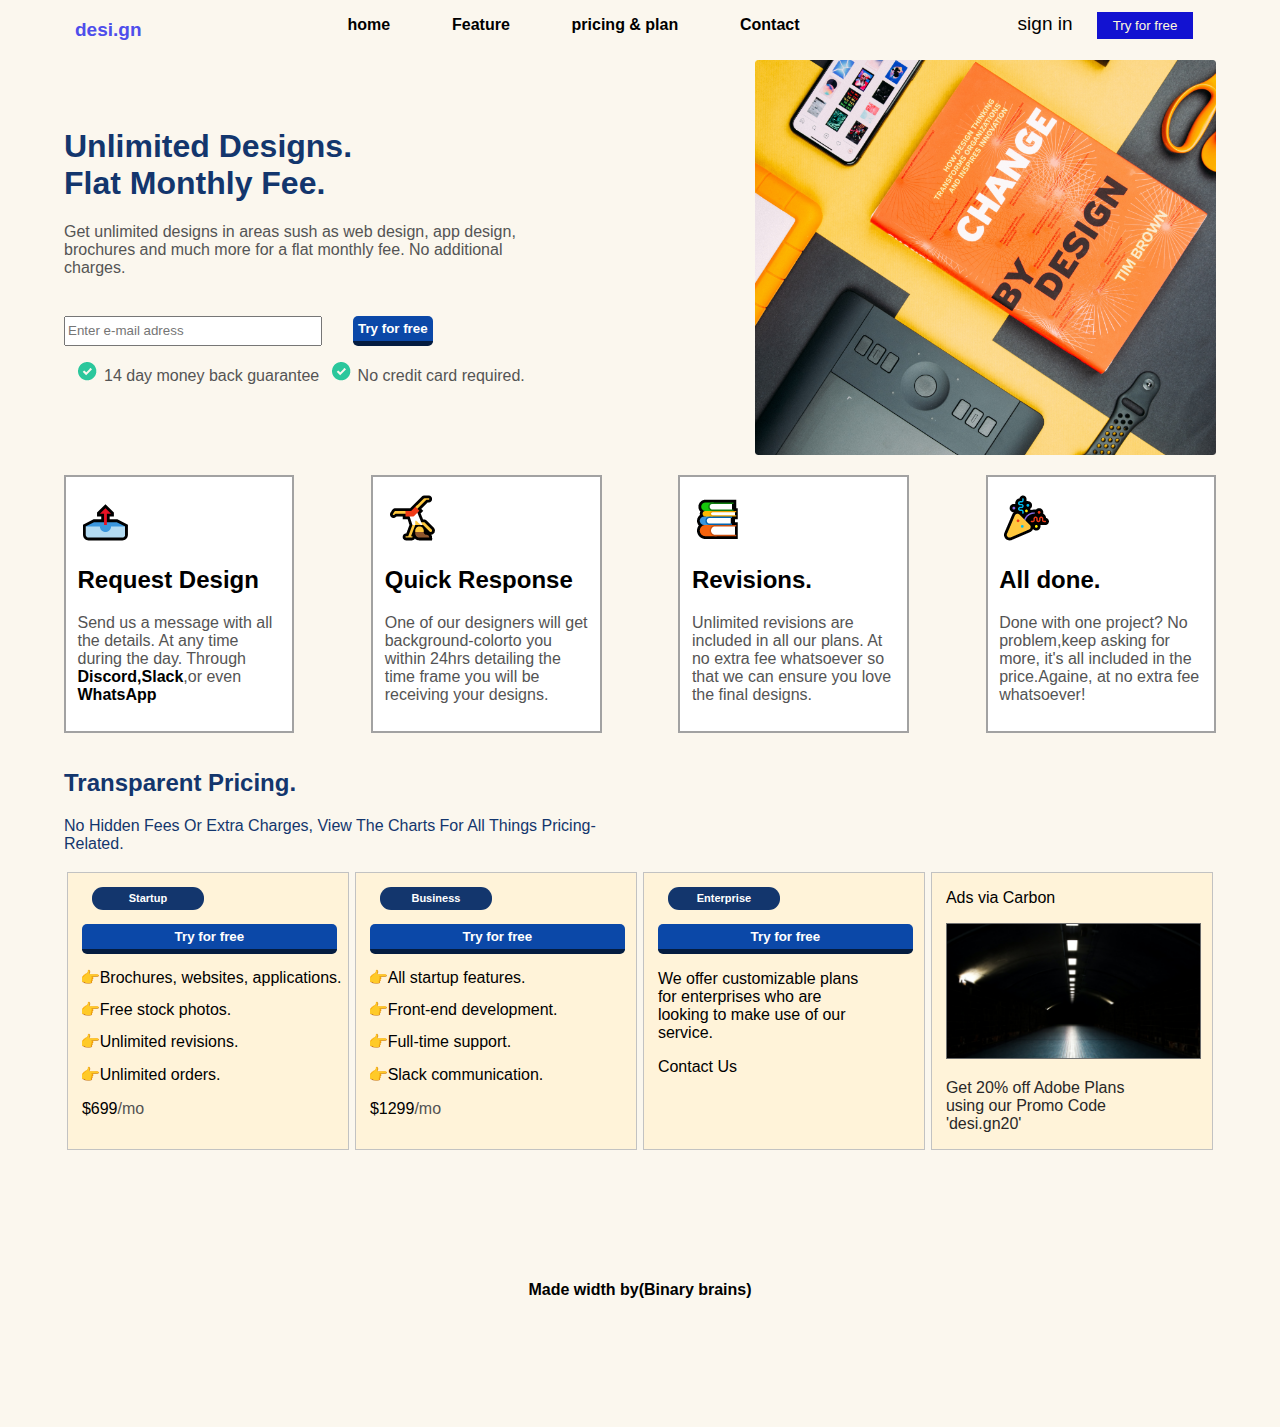
<file: index.html>
<!DOCTYPE html>
<html lang="en">

<head>
  <meta charset="UTF-8" />
  <meta http-equiv="X-UA-Compatible" content="IE=edge" />
  <meta name="viewport" content="width=device-width, initial-scale=1.0" />
  <meta name="description" content=" unlimited designs Get unlimited designs in areas sush as web design ">
  <meta name="keywords" content="designs   unlimited designs Free stock photos  Unlimited revisions Full-time support">

  <title>Home</title>
  <link rel="stylesheet" href="Style.css" />
  <style>
    body {
      font-family: "Karla", sans-serif;
      background-color: #fbf7ee;
    }
  </style>
</head>

<body>
  <header>
    <div class="header-all">
      <p class="header-p"><b>desi.gn</b></p>
   
      <ul class="header-ul">
          <li><a href="index.html">home</a></li>
          <li><a href="">Feature</a></li>
          <li><a href="">pricing & plan</a></li>
          <li><a href="contact.html">Contact</a></li>
      </ul>


<div class="header-button">
  <a class="header-link" href="#">sign in</a>
 <button class="header-b2">Try for free</button>
</div>

</div>
  </header>
  <main>
    <!-- Start first-half -->
    <div class="first-half">
      <div class="section1">
        <div class="box1">
          <div class="fh-p">
            <h1 class="headers">
              unlimited designs. <br />
              flat monthly fee.
            </h1>
            <p class="color2-Ax">
              Get unlimited designs in areas sush as web design, app design,
              brochures and much more for a flat monthly fee. No additional
              charges.
            </p>
          </div>

          <form>

            <input type="email" name="email_client" id="email" placeholder="Enter e-mail adress" />


            <input type="button" value="Try for free" class="btn" />
          </form>

          <div class="hint">
            <ul >
              <li class="color2-Ax">14 day money back guarantee</li>
              <li class="color2-Ax">No credit card required.</li>
            </ul>
          </div>
        </div>
        <div class="box2">
          <img src="BGHero.png" alt="design" />
        </div>
      </div>
      <div class="section2">
        <div class="card">
          <ul>
            <li>
              <img src="📤.png" alt="request" />
            </li>
            <li>
              <h2>Request Design</h2>
            </li>
            <li>
              <p class="fh-p color-Ax">
                Send us a message with all the details. At any time during the
                day. Through <b>Discord,Slack</b>,or even <b>WhatsApp</b>
              </p>
            </li>
          </ul>
        </div>
        <div class="card">
          <ul>
            <li>
              <img src="🤸.png" alt="quick" />
            </li>
            <li>
              <h2>Quick Response</h2>
            </li>
            <li>
              <p class="fh-p color-Ax">
                One of our designers will get background-colorto you within
                24hrs detailing the time frame you will be receiving your
                designs.
              </p>
            </li>
          </ul>
        </div>
        <div class="card">
          <ul>
            <li>
              <img src="📚.png" alt="revision" />
            </li>
            <li>
              <h2>Revisions.</h2>
            </li>
            <li>
              <p class="fh-p color-Ax">
                Unlimited revisions are included in all our plans. At no extra
                fee whatsoever so that we can ensure you love the final
                designs.
              </p>
            </li>
          </ul>
        </div>
        <div class="card">
          <ul>
            <li>
              <img src="🎉.png" alt="Done" />
            </li>
            <li>
              <h2>All done.</h2>
            </li>
            <li>
              <p class="fh-p color-Ax">
                Done with one project? No problem,keep asking for more, it's
                all included in the price.Againe, at no extra fee whatsoever!
              </p>
            </li>
          </ul>
        </div>
      </div>
    </div>
    <!-- end first second-half -->

    <div class="headers">
      <h2>Transparent Pricing.</h2>
      <p>
        No hidden fees or extra charges, view the charts for all things
        pricing-<br />related.
      </p>
    </div>
    <div class="second-half">
      <div class="Card Card1">
        <h3 class="Startup tcard ">Startup</h3>
        <button class="Try-for-free btn">Try for free</button>
        <ul>
          <li> &#128073;Brochures, websites, applications.</li>
          <li> &#128073;Free stock photos.</li>
          <li> &#128073;Unlimited revisions.</li>
          <li> &#128073;Unlimited orders.</li>
        </ul>
        <p>$699<span >/mo</span></p>
      </div>
      <div class="Card Card2">
        <h3 class="Startup tcard">Business</h3>
        <button class="Try-for-free btn">Try for free</button>
        <ul>
          <li>&#128073;All startup features.</li>
          <li>&#128073;Front-end development.</li>
          <li>&#128073;Full-time support.</li>
          <li>&#128073;Slack communication.</li>
        </ul>
        <p>$1299<span >/mo</span></p>
      </div>
      <div class="Card Card3">
        <h3 class="Startup tcard ">Enterprise</h3>
        <button class="Try-for-free btn">Try for free</button>
        <p>We offer customizable plans <br>
          for enterprises who are <br>
          looking to make use of our <br>
          service. </p>
        <p>Contact Us</p>
      </div>
      <div class="Card Card4">
        <div>
          <p>Ads via Carbon</p>
          <img src="ads.png" alt="">
          <p class="last-card">Get 20% off Adobe Plans<br>
            using our Promo Code<br>
            'desi.gn20'</p>
        </div>
      </div>
    </div>
    <!-- end second-half -->
  </main>
  <footer>
    <div style="font-weight: 700; text-align: center; margin: 10% 0">
      Made width by(Binary brains)
    </div>
  </footer>
</body>

</html>
</file>
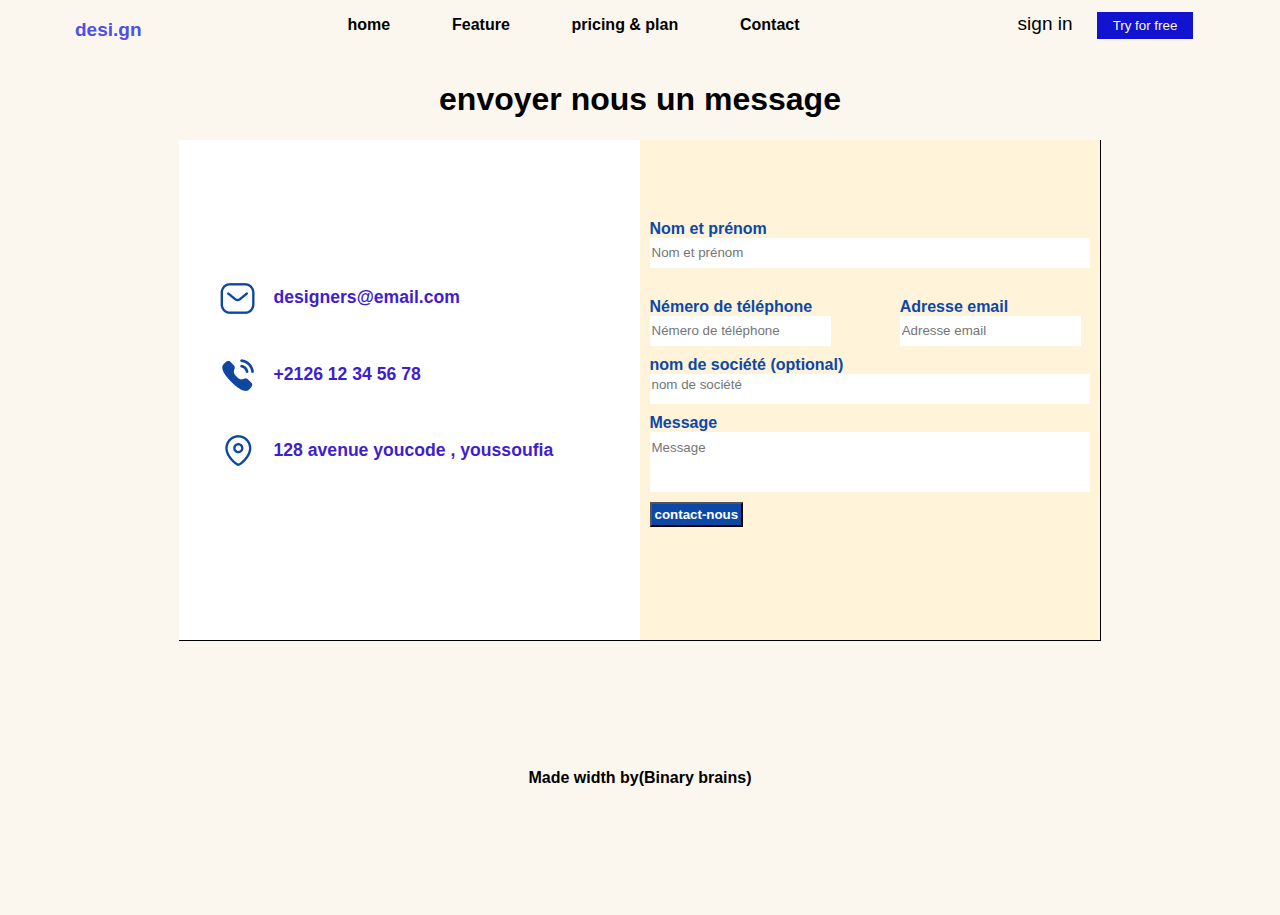
<file: contact.html>
<!DOCTYPE html>
<html lang="en">
  <head>
    <meta charset="UTF-8" />
    <meta http-equiv="X-UA-Compatible" content="IE=edge" />
    <meta name="viewport" content="width=device-width, initial-scale=1.0" />
    <title>Contact us</title>
    <link rel="stylesheet" href="Style.css" />
    <style>
      body {
        font-family: "Karla", sans-serif;
        background-color: #fbf7ee;
      }
    </style>
  </head>

  <body>
    <header>
      <div class="header-all">
        <p class="header-p"><b>desi.gn</b></p>

        <ul class="header-ul">
          <li><a href="index.html">home</a></li>
          <li><a href="">Feature</a></li>
          <li><a href="">pricing & plan</a></li>
          <li><a href="contact.html">Contact</a></li>
        </ul>

        <div class="header-button">
          <a class="header-link" href="#">sign in</a>
          <button class="header-b2">Try for free</button>
        </div>
      </div>
    </header>
    <main>
      <h1 class="cmain-titre">envoyer nous un message</h1>
      <div class="cmain">
        <div class="cmain-contactus" style="padding-top: 120px">
          <div class="cmain-icon">
            <img class="cmain-img" src="unknown.png" alt="" />
            <p class="cmain-paragraphe">designers@email.com</p>
          </div>
          <div class="cmain-icon">
            <img class="cmain-img" src="unknown(1).png" alt="icone" />
            <p class="cmain-paragraphe">+2126 12 34 56 78</p>
          </div>
          <div class="cmain-icon">
            <img class="cmain-img3" src="unknown(2).png" alt="icone" />
            <p class="cmain-paragraphe">128 avenue youcode , youssoufia</p>
          </div>
        </div>
        <div class="cmain-form" style="padding-top: 30px">
          <form class="cmain-label">
            <div class="cmain-label1">
              <label class="cmain-text"> Nom et prénom </label>
              <input
                style="height: 30px; border: none"
                placeholder="Nom et prénom"
                name="nom"
              />
            </div>
            <div class="cmain-label2" style="padding-top: 30px">
              <div>
                <label class="cmain-text"> Némero de téléphone </label>
                <input
                  style="height: 30px; border: none; padding-top: 0px"
                  placeholder="Némero de téléphone"
                  name="nemero"
                />
              </div>
              <div style="padding-left: 30px">
                <label class="cmain-text"> Adresse email </label>
                <input
                  style="height: 30px; border: none; padding-top: 0px"
                  placeholder="Adresse email"
                  name="email"
                />
              </div>
            </div>
            <div class="cmain-label3">
              <label class="cmain-text">nom de société (optional)</label>
              <input
                style="height: 30px; border: none; padding-bottom: 10px"
                placeholder="nom de société"
                name="societe"
              />
            </div>
            <div class="cmain-label4">
              <label class="cmain-text"> Message </label>
              <input
                style="height: 60px; border: none; padding-bottom: 30px"
                placeholder="Message"
                name="message"
              />
            </div>
            <div>
              <input class="cmain-envoyer" type="submit" value="contact-nous" />
            </div>
          </form>
        </div>
      </div>
    </main>
    <footer>
      <div style="font-weight: 700; text-align: center; margin: 10% 0">
        Made width by(Binary brains)
      </div>
    </footer>
  </body>
</html>
</file>
<file: Style.css>
body {
  background-color: #fbf7ee;
}

.cmain-label {
  padding: 10px;
}
.cmain-label1 {
  padding-top: 40px;
  display: grid;
}
.cmain-label2 {
  display: grid;
  grid-template-columns: 1fr 1fr;
  grid-template-rows: 1fr;
}
.cmain-label3 {
  display: grid;
  padding-top: 10px;
}
.cmain-label4 {
  display: grid;
  padding-top: 10px;
}
.cmain-envoyer {
  background-color: #0B48A8;
  text-align: center;
  font-family: "Lucida Sans", "Lucida Sans Regular", "Lucida Grande",
    "Lucida Sans Unicode", Geneva, Verdana, sans-serif;
  font-weight: bolder; 
  color: white;
  padding: 3px;
  margin-top: 10px;
}
.cmain-text {
    color: #0B48A8;
    font-weight: bolder;
}
.cmain-img {
    margin-top: 10px;
  }
  .cmain-img3 {
    margin-top: 10px;
  }
  .cmain-paragraphe {
    font-size: 110%;
    font-family: "Lucida Sans", "Lucida Sans Regular", "Lucida Grande",
      "Lucida Sans Unicode", Geneva, Verdana, sans-serif;
    font-weight: bolder;
    color: rgb(63, 30, 207);
  }
  
  .cmain-contactus {
    padding-top: 80px;
  }
  .cmain-icon {
    padding: 10px 20px;
    display: grid;
    grid-template-columns: 1fr 6fr;
  }
  
.cmain {
  grid-template-columns: 1fr 1fr;
  grid-template-rows: 500px;
  display: grid;
  border-width: 1px;
  border-color: black;
  border-style:outset;
  border-left: none;
  border-top: none;
  width: 80%;
  margin: 0 auto;
}
.cmain-contactus {
    background-color: rgb(255, 255, 255);
    padding: 20px ; 
   
}
.cmain-form {
    background-color: #FFF3D9;
  }
@media (max-width: 500px){
    .cmain {
        grid-template-columns: 1fr ;
        grid-template-rows: 1fr 1fr;
        display: grid;
        border: 1px solid black;
        width: 100%;
        margin: 0 auto;
    }

    .cmain-contactus {
        background-color: rgb(255, 255, 255);
        padding: 20px ; 
        text-align: center;
        grid-row: 2;
        grid-column: 1;
        text-align: left;
    }
}




/* start second-half */
.second-half-p h1 {
  color: #13366d;
}
.second-half-p p {
  color: #a2a2a2;
}
.second-half {
  display: grid;
  grid-template-columns: repeat(4, 19%);
  justify-content: space-between;
}
.second-half .Card {
  border: 1px solid #c2c2c2;
  margin: 1%;
  background-color: #fff3d9;
}
.Card span {
  color: gray;
}
.Startup {
  border-radius: 5px;
  margin-left: 10%;
  margin-top: 5%;
  color: white;
}
.cmain-titre{
    text-align: center;
}
.Try-for-free {
  width: 91%;
  margin-top: 5%;
  margin-left: 5%;
  display: block;
  color: #13366d;
  border-radius: 6px;
}
.Try-for-free:hover {
  color: #13366d;
  background-color: #fff3d9;
  border: 2px solid #13366d;
}
.Card ul {
  list-style-type: none;
  margin-top: 5%;
}
.Card li {
  margin-top: 5%;
  margin-left: -2%;
}
.tcard {
  background-color: #13366d;
  width: 40%;
  padding: 2%;
  border-radius: 11px;
  text-align: center;
  font-size: 11px;
  margin-left: 11px;
}
.Card1 p {
  margin-left: 12%;
}
.Card2 p {
  margin-left: 15%;
}
.Card p {
  margin-left: 5%;
}
.Card4 img {
  margin-left: 5%;
  width: 91%;
}

/* end second-half */
.second-half-p h1{
    color: #13366D;
    }
    .second-half-p p{
        color: #A2A2A2;
    }
    .second-half{
        display: grid;
        /* grid-template-columns: repeat(4,19%); */
        grid-template-columns: repeat(auto-fill,minmax(280px,1fr));

        justify-content: space-between;
      
    }
    .second-half .Card{
    border: 1px solid #C2C2C2;
    margin: 1%;
    background-color: #FFF3D9;
    }
    .Card span{
    /* color: gray; */
    color: #525252;
    }
     .Startup{
     border-radius:5px;
     margin-left:10%;
     margin-top:5%;
     color:white;
    }
    .Try-for-free{   
      width:91%;
        margin-top:5%;
        margin-left:5%;
        display:block;
        color:#13366D;
        border-radius: 6px;
    }
    .Try-for-free:hover{
        color: #13366D;
        background-color:#FFF3D9;
        border: 2px solid #13366D; 
    }
    .Card ul{
        list-style-type: none;
        margin-top: 5%; 
        padding-left: 17px; 
        }
    .Card li{
        margin-top: 5%;
        /* margin-left:-15%; */
       
        }
    .tcard{
        background-color: #13366D;
        width: 40%;
        padding: 2%;
        border-radius: 11px;
        text-align: center;
        font-size: 11px;
        margin-left: 24px;
    }
    .Card1 p {
        margin-left: 12%;
             }
    .Card2 p
        {    
         margin-left: 15%;
        }
        .Card p
        { 
            margin-left: 5%;
             
        }
    .Card .last-card
        { 
            margin-left: 5%;
             color: #292828;;
        }
    .Card4 img{ 
        margin-left:5%;  
        width: 91%;
         }
    
    /* end second-half */

/* start first half */
.headers {
  color: #13366d;
  text-transform: capitalize;
}

main {
  width: 90%;
  margin: 0 auto;
}
.first-half .section1 {
  display: flex;
  justify-content: space-between;
}
.first-half .box1 {
  display: flex;
  flex-direction: column;
  margin-top: 4%;
}

.first-half .box2 img {
  width: 100%;

}
/* formulaire */
.first-half form {
  display: flex;
  justify-content: space-between;
  width: 80%;
}
.first-half input[type="email"] {
  min-width: 70%;
}

.fh-p {
  color: #a2a2a2;
}
.box1 .fh-p {
  margin-bottom: 5%;
}
.first-half #email {
  margin-right: 5%;
}
.btn {
  background-color: #0b48a8;
  color: white;
  font-weight: 700;
  padding: 5px;
  border: unset;
  border-bottom: 5px solid #041c40;
  border-radius: 5px;
}

.first-half .box1 ul {
  color: #a2a2a2;
  list-style-image: url("Checkmark.png");
  display: flex;
  justify-content: space-between;

}

.first-half .section2 {
  display: flex;
  justify-content: space-between;
}

.first-half .card ul {
  list-style-type: none;
  background-color: white;
  border: solid #a2a2a2 2px;
  padding-left: 0;
  padding: 5%;
}
.first-half .card {
  width: 20%;
  display: flex;
}
.first-half b {
  color: black;
}

/* end first half */
/*start header */
*{
    box-sizing: border-box;
    
}
body{
    margin: 0;
    padding: 0;
    font-family: sans-serif;
}
.header-all{
    display: flex;
    justify-content: space-between;
    padding-left: 75px;
    padding-right: 75px;
}
.header-button{
 
 
   padding:12px;

}
.header-ul{
    display: flex;
    width: 40%;
    justify-content: space-between;
    list-style: none; 
    padding: 0;
 
   
}
.header-link{
    margin-right: 20px;
    text-decoration: none;
    color: black;
    font-size: 19px;
}
.header-b2{
    padding: 6px;
    background-color: rgb(18, 18, 209);
    width: 96px;
    color: cornsilk;
    border: none;
}
.header-ul li a{

 text-decoration: none;
    color: black;
    font-weight: 700;
}
.header-ul li a:hover{
    background-color: #13366D;
    text-decoration: none;
    color: white;
    display: block;

}

.header-p{
color: rgb(78, 78, 235);
font-size: 19px;

}
@media (max-width:500px){
    .header-all{
        display: flex;
        flex-direction: column;
        flex-wrap: wrap;
        align-items: center;
        text-align: center;
        
    }
    .header-ul{
        display: flex;
        flex-direction: column;
        width: 200px;
        height: 130px;
        justify-content: space-between;

        
    }
    .header-button{
        display: flex;
        flex-direction: column;

     
    }
    .header-b2{
        margin-top: 9px;
    }
    .header-link{
        margin-right: 2px;
        text-decoration: none;
        color: black;
        font-size: 15px;
    }

}
/* end header */

/* start responsive first-half */
/* 650 et moins */
@media (max-width:650px){
  
   .box1 ,
   .box2{
     width: 100%;
   }
    .section1{
      
        flex-direction: column;
    }
    .section2{
        flex-direction: column;
    }
   
    .first-half .card{
      width: 100%;
    }

}
@media (min-width:650px){
  .box1,
  .box2{
    width: 40%;
  }

}
/* responsive first-half */
/* end first half */
.color-Ax{
  color: #545454 ;
}
.color2-Ax{
  color: #545454;
}
</file>
